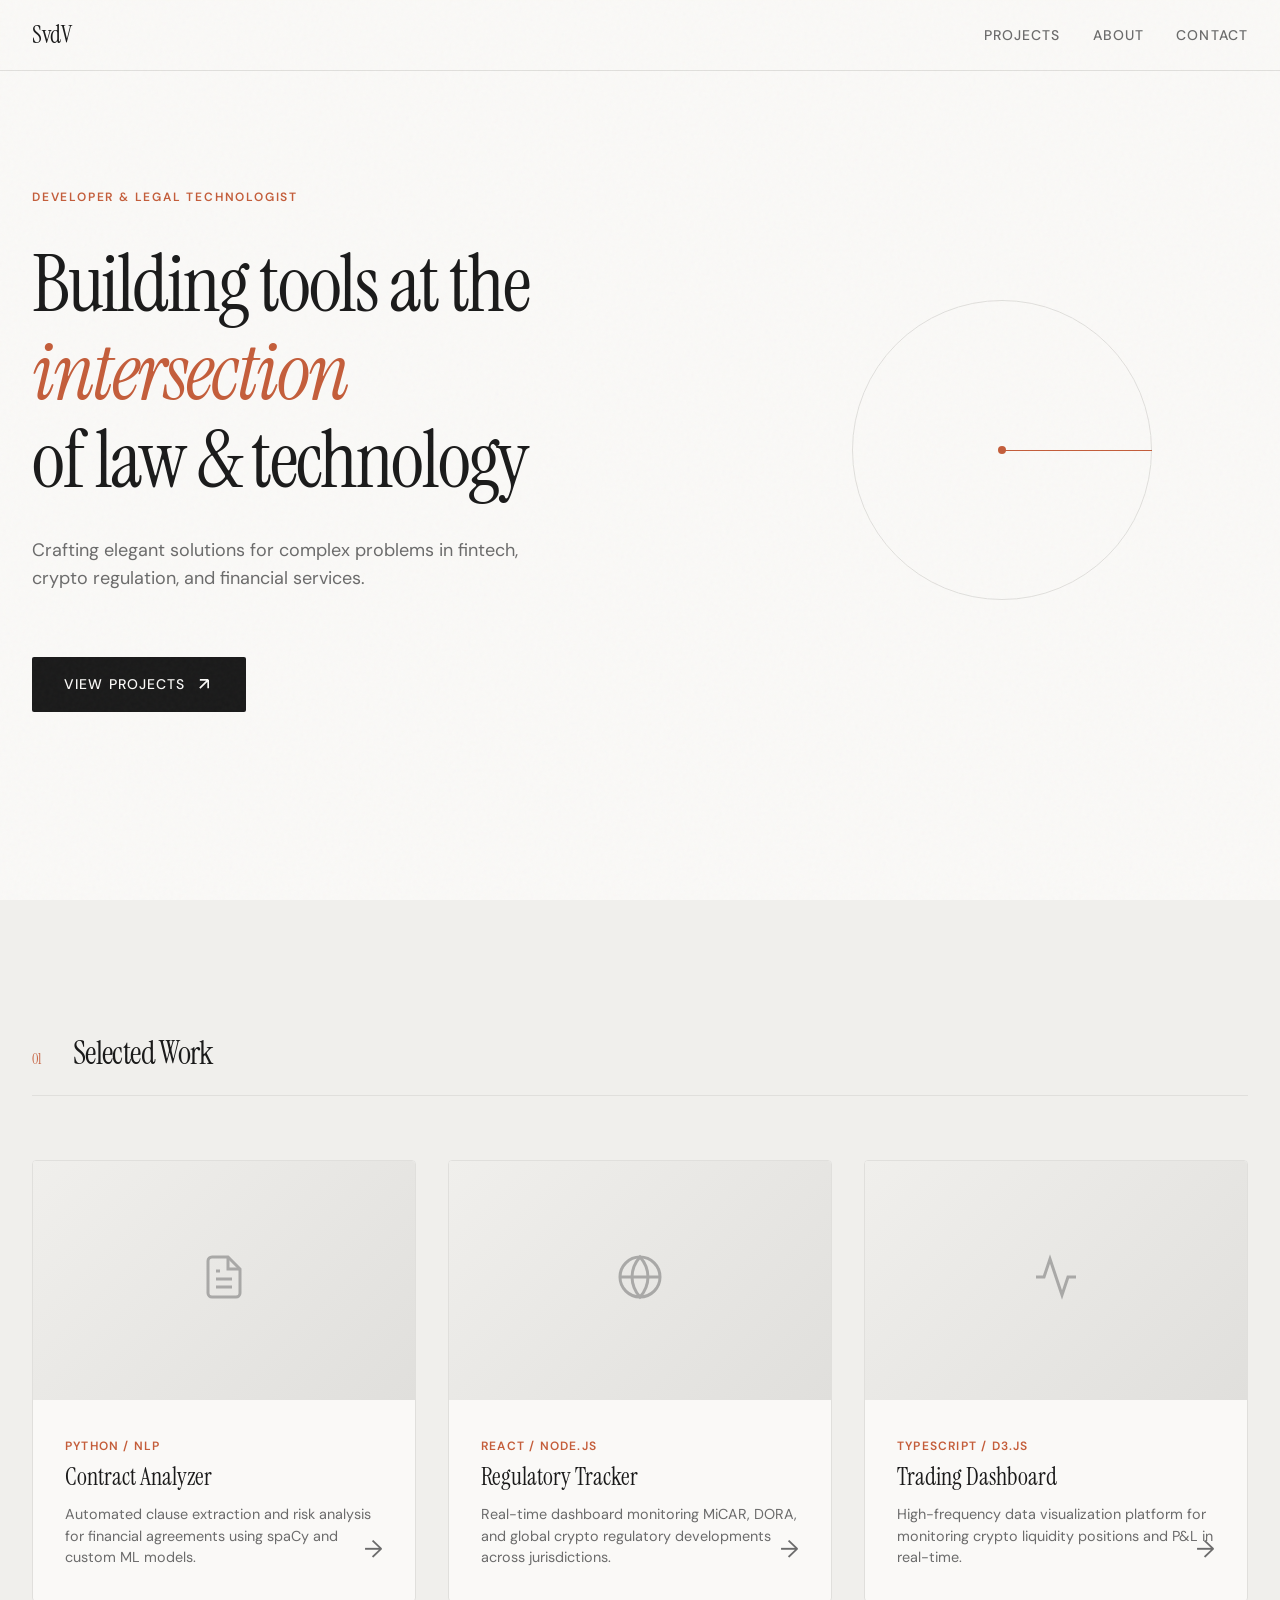
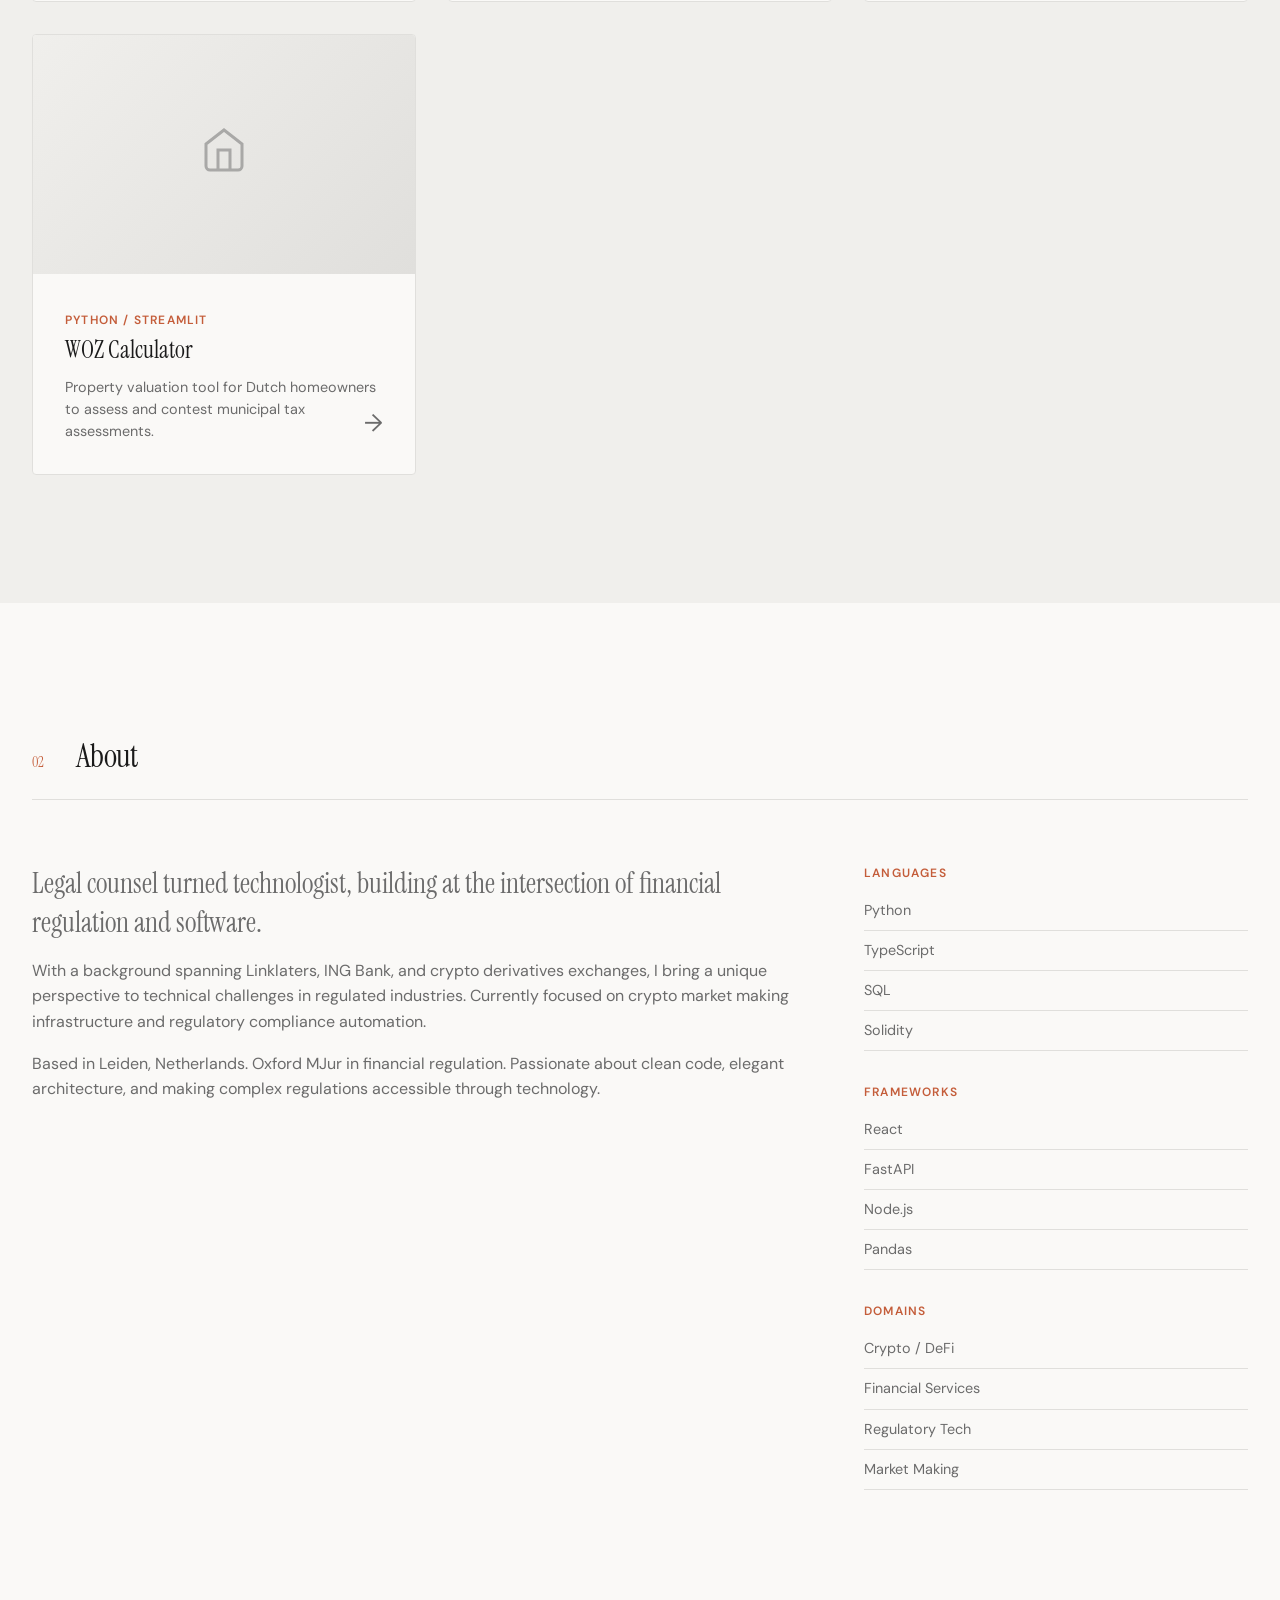
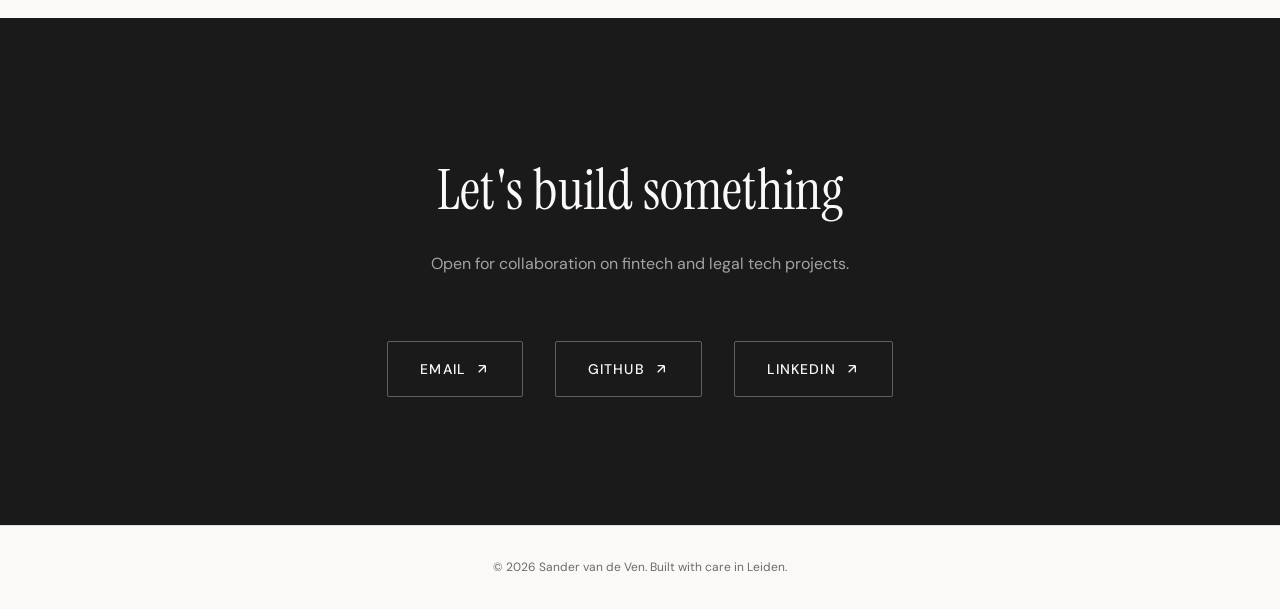
<file: files/index.html>
<!DOCTYPE html>
<html lang="en">
<head>
    <meta charset="UTF-8">
    <meta name="viewport" content="width=device-width, initial-scale=1.0">
    <title>Sander van de Ven | Developer Portfolio</title>
    <link rel="preconnect" href="https://fonts.googleapis.com">
    <link rel="preconnect" href="https://fonts.gstatic.com" crossorigin>
    <link href="https://fonts.googleapis.com/css2?family=Instrument+Serif:ital@0;1&family=DM+Sans:wght@400;500;600&display=swap" rel="stylesheet">
    <link rel="stylesheet" href="styles.css">
</head>
<body>
    <div class="noise-overlay"></div>
    
    <nav class="nav">
        <a href="#" class="nav-logo">SvdV</a>
        <div class="nav-links">
            <a href="#projects">Projects</a>
            <a href="#about">About</a>
            <a href="#contact">Contact</a>
        </div>
    </nav>

    <header class="hero">
        <div class="hero-content">
            <p class="hero-label">Developer & Legal Technologist</p>
            <h1 class="hero-title">
                <span class="title-line">Building tools at the</span>
                <span class="title-line title-italic">intersection</span>
                <span class="title-line">of law & technology</span>
            </h1>
            <p class="hero-subtitle">
                Crafting elegant solutions for complex problems in fintech, crypto regulation, and financial services.
            </p>
            <a href="#projects" class="hero-cta">
                <span>View Projects</span>
                <svg width="20" height="20" viewBox="0 0 24 24" fill="none" stroke="currentColor" stroke-width="2">
                    <path d="M7 17L17 7M17 7H7M17 7V17"/>
                </svg>
            </a>
        </div>
        <div class="hero-decoration">
            <div class="deco-circle"></div>
            <div class="deco-line"></div>
        </div>
    </header>

    <section id="projects" class="projects">
        <div class="section-header">
            <span class="section-number">01</span>
            <h2 class="section-title">Selected Work</h2>
        </div>
        
        <div class="projects-grid">
            <a href="projects/contract-analyzer.html" class="project-card">
                <div class="project-image">
                    <div class="project-placeholder">
                        <svg width="48" height="48" viewBox="0 0 24 24" fill="none" stroke="currentColor" stroke-width="1.5">
                            <path d="M14 2H6a2 2 0 0 0-2 2v16a2 2 0 0 0 2 2h12a2 2 0 0 0 2-2V8z"/>
                            <polyline points="14 2 14 8 20 8"/>
                            <line x1="16" y1="13" x2="8" y2="13"/>
                            <line x1="16" y1="17" x2="8" y2="17"/>
                            <polyline points="10 9 9 9 8 9"/>
                        </svg>
                    </div>
                </div>
                <div class="project-info">
                    <span class="project-category">Python / NLP</span>
                    <h3 class="project-title">Contract Analyzer</h3>
                    <p class="project-desc">Automated clause extraction and risk analysis for financial agreements using spaCy and custom ML models.</p>
                </div>
                <div class="project-arrow">→</div>
            </a>

            <a href="projects/regulatory-tracker.html" class="project-card">
                <div class="project-image">
                    <div class="project-placeholder">
                        <svg width="48" height="48" viewBox="0 0 24 24" fill="none" stroke="currentColor" stroke-width="1.5">
                            <circle cx="12" cy="12" r="10"/>
                            <line x1="2" y1="12" x2="22" y2="12"/>
                            <path d="M12 2a15.3 15.3 0 0 1 4 10 15.3 15.3 0 0 1-4 10 15.3 15.3 0 0 1-4-10 15.3 15.3 0 0 1 4-10z"/>
                        </svg>
                    </div>
                </div>
                <div class="project-info">
                    <span class="project-category">React / Node.js</span>
                    <h3 class="project-title">Regulatory Tracker</h3>
                    <p class="project-desc">Real-time dashboard monitoring MiCAR, DORA, and global crypto regulatory developments across jurisdictions.</p>
                </div>
                <div class="project-arrow">→</div>
            </a>

            <a href="projects/trading-dashboard.html" class="project-card">
                <div class="project-image">
                    <div class="project-placeholder">
                        <svg width="48" height="48" viewBox="0 0 24 24" fill="none" stroke="currentColor" stroke-width="1.5">
                            <polyline points="22 12 18 12 15 21 9 3 6 12 2 12"/>
                        </svg>
                    </div>
                </div>
                <div class="project-info">
                    <span class="project-category">TypeScript / D3.js</span>
                    <h3 class="project-title">Trading Dashboard</h3>
                    <p class="project-desc">High-frequency data visualization platform for monitoring crypto liquidity positions and P&L in real-time.</p>
                </div>
                <div class="project-arrow">→</div>
            </a>

            <a href="projects/woz-calculator.html" class="project-card">
                <div class="project-image">
                    <div class="project-placeholder">
                        <svg width="48" height="48" viewBox="0 0 24 24" fill="none" stroke="currentColor" stroke-width="1.5">
                            <path d="M3 9l9-7 9 7v11a2 2 0 0 1-2 2H5a2 2 0 0 1-2-2z"/>
                            <polyline points="9 22 9 12 15 12 15 22"/>
                        </svg>
                    </div>
                </div>
                <div class="project-info">
                    <span class="project-category">Python / Streamlit</span>
                    <h3 class="project-title">WOZ Calculator</h3>
                    <p class="project-desc">Property valuation tool for Dutch homeowners to assess and contest municipal tax assessments.</p>
                </div>
                <div class="project-arrow">→</div>
            </a>
        </div>
    </section>

    <section id="about" class="about">
        <div class="section-header">
            <span class="section-number">02</span>
            <h2 class="section-title">About</h2>
        </div>
        
        <div class="about-content">
            <div class="about-text">
                <p class="about-lead">
                    Legal counsel turned technologist, building at the intersection of financial regulation and software.
                </p>
                <p>
                    With a background spanning Linklaters, ING Bank, and crypto derivatives exchanges, I bring a unique perspective to technical challenges in regulated industries. Currently focused on crypto market making infrastructure and regulatory compliance automation.
                </p>
                <p>
                    Based in Leiden, Netherlands. Oxford MJur in financial regulation. Passionate about clean code, elegant architecture, and making complex regulations accessible through technology.
                </p>
            </div>
            <div class="about-skills">
                <div class="skill-group">
                    <h4>Languages</h4>
                    <ul>
                        <li>Python</li>
                        <li>TypeScript</li>
                        <li>SQL</li>
                        <li>Solidity</li>
                    </ul>
                </div>
                <div class="skill-group">
                    <h4>Frameworks</h4>
                    <ul>
                        <li>React</li>
                        <li>FastAPI</li>
                        <li>Node.js</li>
                        <li>Pandas</li>
                    </ul>
                </div>
                <div class="skill-group">
                    <h4>Domains</h4>
                    <ul>
                        <li>Crypto / DeFi</li>
                        <li>Financial Services</li>
                        <li>Regulatory Tech</li>
                        <li>Market Making</li>
                    </ul>
                </div>
            </div>
        </div>
    </section>

    <section id="contact" class="contact">
        <div class="contact-content">
            <h2 class="contact-title">Let's build something</h2>
            <p class="contact-subtitle">Open for collaboration on fintech and legal tech projects.</p>
            <div class="contact-links">
                <a href="mailto:hello@example.com" class="contact-link">
                    <span>Email</span>
                    <svg width="16" height="16" viewBox="0 0 24 24" fill="none" stroke="currentColor" stroke-width="2">
                        <path d="M7 17L17 7M17 7H7M17 7V17"/>
                    </svg>
                </a>
                <a href="https://github.com" target="_blank" class="contact-link">
                    <span>GitHub</span>
                    <svg width="16" height="16" viewBox="0 0 24 24" fill="none" stroke="currentColor" stroke-width="2">
                        <path d="M7 17L17 7M17 7H7M17 7V17"/>
                    </svg>
                </a>
                <a href="https://linkedin.com" target="_blank" class="contact-link">
                    <span>LinkedIn</span>
                    <svg width="16" height="16" viewBox="0 0 24 24" fill="none" stroke="currentColor" stroke-width="2">
                        <path d="M7 17L17 7M17 7H7M17 7V17"/>
                    </svg>
                </a>
            </div>
        </div>
    </section>

    <footer class="footer">
        <p>© 2026 Sander van de Ven. Built with care in Leiden.</p>
    </footer>

    <script src="script.js"></script>
</body>
</html>
</file>
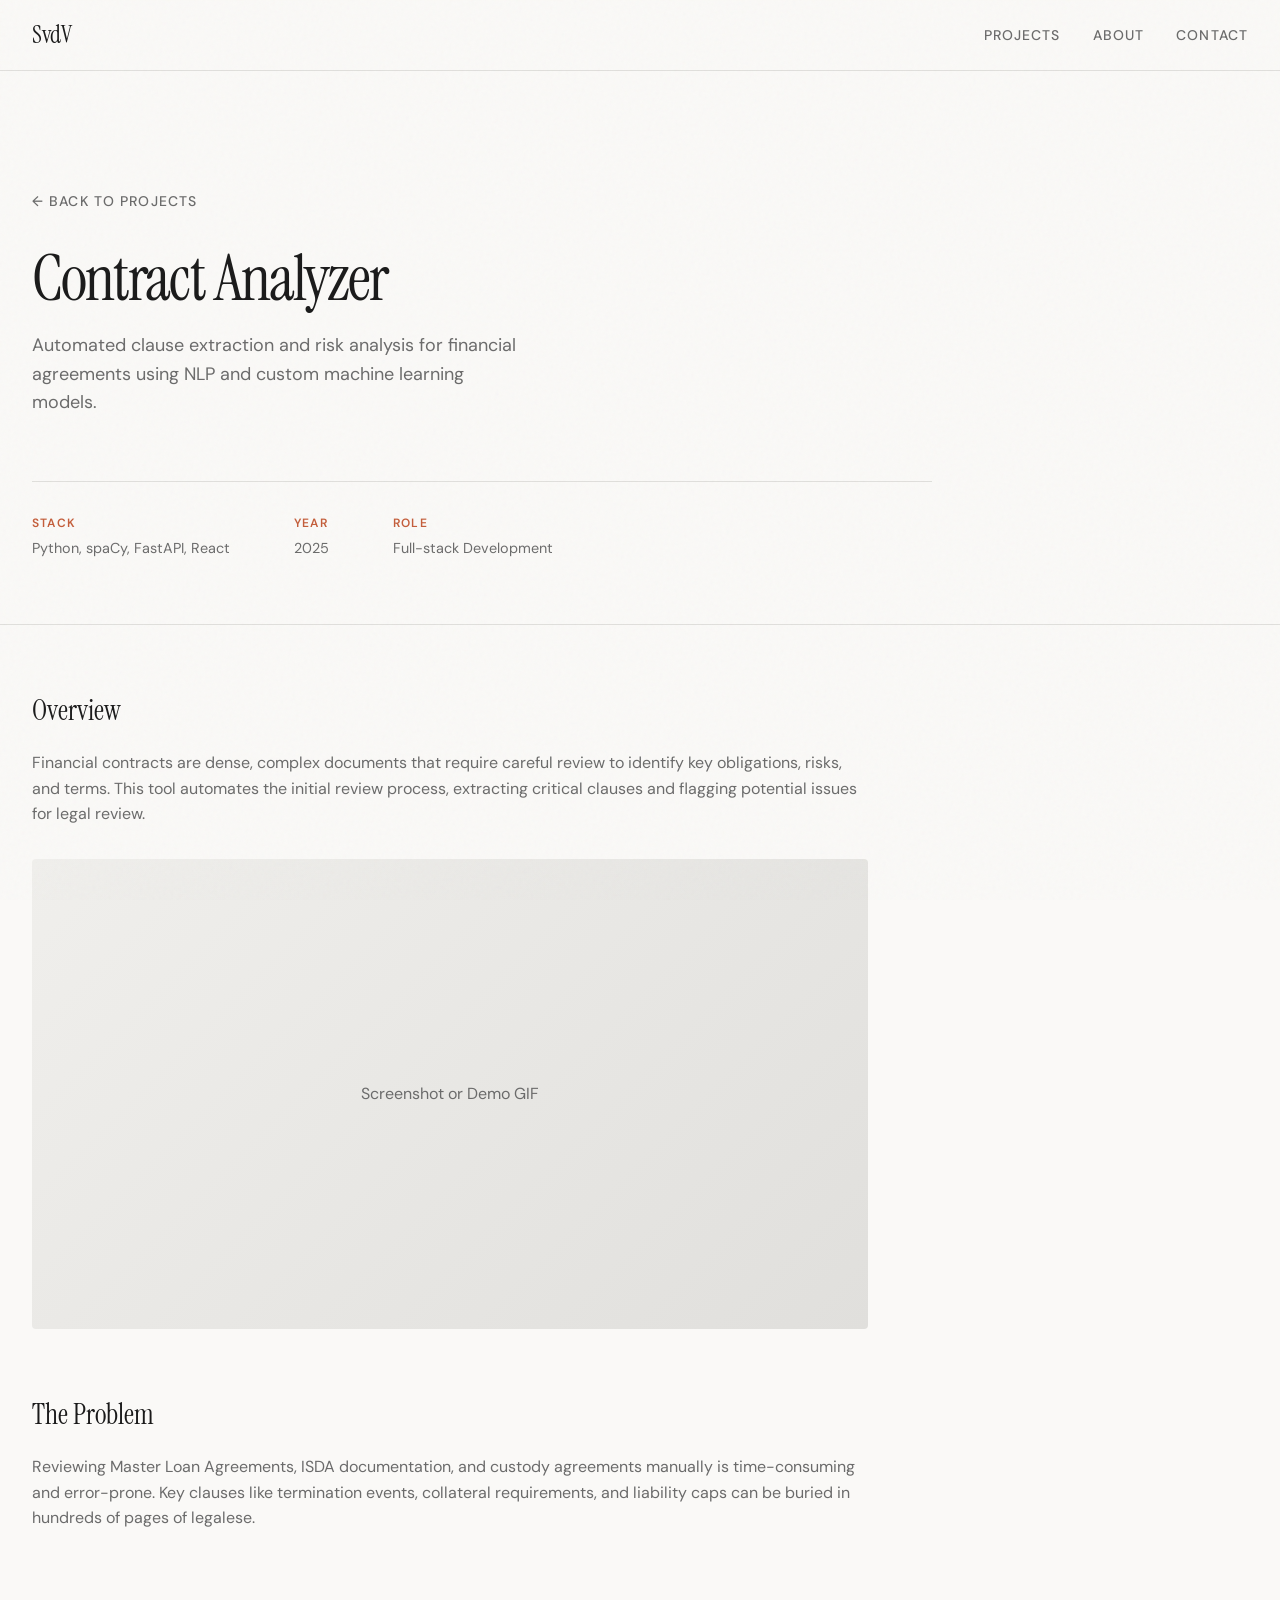
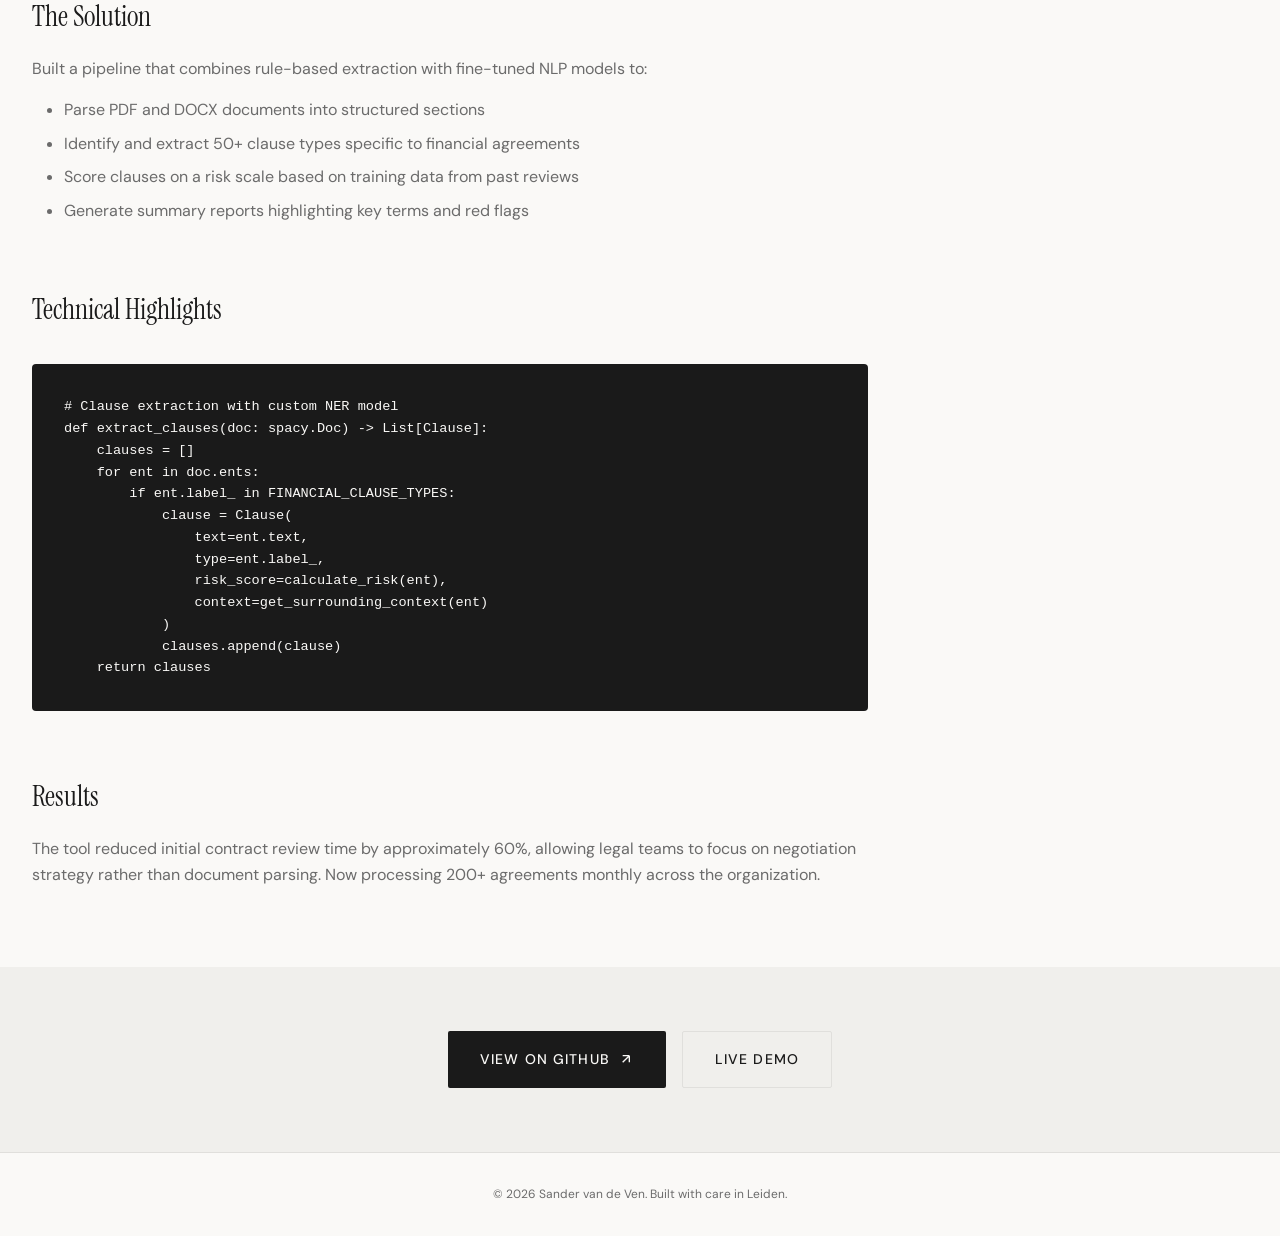
<file: files/projects/contract-analyzer.html>
<!DOCTYPE html>
<html lang="en">
<head>
    <meta charset="UTF-8">
    <meta name="viewport" content="width=device-width, initial-scale=1.0">
    <title>Contract Analyzer | Sander van de Ven</title>
    <link rel="preconnect" href="https://fonts.googleapis.com">
    <link rel="preconnect" href="https://fonts.gstatic.com" crossorigin>
    <link href="https://fonts.googleapis.com/css2?family=Instrument+Serif:ital@0;1&family=DM+Sans:wght@400;500;600&family=JetBrains+Mono:wght@400;500&display=swap" rel="stylesheet">
    <link rel="stylesheet" href="../styles.css">
    <style>
        /* Project Page Specific Styles */
        .project-hero {
            padding: calc(var(--space-xl) + 60px) var(--space-md) var(--space-lg);
            border-bottom: 1px solid var(--color-border);
        }
        
        .project-hero-content {
            max-width: 900px;
        }
        
        .back-link {
            display: inline-flex;
            align-items: center;
            gap: var(--space-xs);
            font-size: 0.875rem;
            font-weight: 500;
            text-transform: uppercase;
            letter-spacing: 0.08em;
            color: var(--color-text-muted);
            margin-bottom: var(--space-md);
            transition: color var(--transition-fast);
        }
        
        .back-link:hover {
            color: var(--color-accent);
        }
        
        .project-hero-title {
            font-family: var(--font-display);
            font-size: clamp(2.5rem, 6vw, 4rem);
            font-weight: 400;
            line-height: 1.1;
            letter-spacing: -0.03em;
            margin-bottom: var(--space-sm);
        }
        
        .project-meta {
            display: flex;
            gap: var(--space-lg);
            flex-wrap: wrap;
            margin-top: var(--space-md);
            padding-top: var(--space-md);
            border-top: 1px solid var(--color-border);
        }
        
        .meta-item {
            display: flex;
            flex-direction: column;
            gap: 4px;
        }
        
        .meta-label {
            font-size: 0.75rem;
            font-weight: 600;
            text-transform: uppercase;
            letter-spacing: 0.1em;
            color: var(--color-accent);
        }
        
        .meta-value {
            font-size: 0.9rem;
            color: var(--color-text-muted);
        }
        
        .project-content {
            padding: var(--space-lg) var(--space-md);
            max-width: 900px;
        }
        
        .project-content h2 {
            font-family: var(--font-display);
            font-size: 1.75rem;
            font-weight: 400;
            margin: var(--space-lg) 0 var(--space-sm);
        }
        
        .project-content h2:first-child {
            margin-top: 0;
        }
        
        .project-content p {
            color: var(--color-text-muted);
            margin-bottom: var(--space-sm);
        }
        
        .project-content ul {
            color: var(--color-text-muted);
            margin-bottom: var(--space-sm);
            padding-left: var(--space-md);
        }
        
        .project-content li {
            margin-bottom: var(--space-xs);
        }
        
        .code-block {
            background: var(--color-text);
            color: var(--color-bg);
            padding: var(--space-md);
            border-radius: 4px;
            overflow-x: auto;
            font-family: 'JetBrains Mono', monospace;
            font-size: 0.85rem;
            line-height: 1.6;
            margin: var(--space-md) 0;
        }
        
        .project-image-full {
            width: 100%;
            aspect-ratio: 16 / 9;
            background: linear-gradient(135deg, var(--color-bg-alt) 0%, var(--color-border) 100%);
            border-radius: 4px;
            margin: var(--space-md) 0;
            display: flex;
            align-items: center;
            justify-content: center;
            color: var(--color-text-muted);
        }
        
        .cta-section {
            padding: var(--space-lg) var(--space-md);
            background: var(--color-bg-alt);
            text-align: center;
        }
        
        .cta-buttons {
            display: flex;
            justify-content: center;
            gap: var(--space-sm);
            flex-wrap: wrap;
        }
        
        .btn {
            display: inline-flex;
            align-items: center;
            gap: var(--space-xs);
            padding: var(--space-sm) var(--space-md);
            font-size: 0.875rem;
            font-weight: 500;
            text-transform: uppercase;
            letter-spacing: 0.08em;
            border-radius: 2px;
            transition: all var(--transition-fast);
        }
        
        .btn-primary {
            background: var(--color-text);
            color: var(--color-bg);
        }
        
        .btn-primary:hover {
            background: var(--color-accent);
        }
        
        .btn-secondary {
            border: 1px solid var(--color-border);
            color: var(--color-text);
        }
        
        .btn-secondary:hover {
            border-color: var(--color-accent);
            color: var(--color-accent);
        }
    </style>
</head>
<body>
    <div class="noise-overlay"></div>
    
    <nav class="nav">
        <a href="../index.html" class="nav-logo">SvdV</a>
        <div class="nav-links">
            <a href="../index.html#projects">Projects</a>
            <a href="../index.html#about">About</a>
            <a href="../index.html#contact">Contact</a>
        </div>
    </nav>

    <header class="project-hero">
        <div class="project-hero-content">
            <a href="../index.html#projects" class="back-link">
                ← Back to Projects
            </a>
            <h1 class="project-hero-title">Contract Analyzer</h1>
            <p class="hero-subtitle">
                Automated clause extraction and risk analysis for financial agreements using NLP and custom machine learning models.
            </p>
            
            <div class="project-meta">
                <div class="meta-item">
                    <span class="meta-label">Stack</span>
                    <span class="meta-value">Python, spaCy, FastAPI, React</span>
                </div>
                <div class="meta-item">
                    <span class="meta-label">Year</span>
                    <span class="meta-value">2025</span>
                </div>
                <div class="meta-item">
                    <span class="meta-label">Role</span>
                    <span class="meta-value">Full-stack Development</span>
                </div>
            </div>
        </div>
    </header>

    <main class="project-content">
        <h2>Overview</h2>
        <p>
            Financial contracts are dense, complex documents that require careful review to identify key obligations, risks, and terms. This tool automates the initial review process, extracting critical clauses and flagging potential issues for legal review.
        </p>
        
        <div class="project-image-full">
            <span>Screenshot or Demo GIF</span>
        </div>
        
        <h2>The Problem</h2>
        <p>
            Reviewing Master Loan Agreements, ISDA documentation, and custody agreements manually is time-consuming and error-prone. Key clauses like termination events, collateral requirements, and liability caps can be buried in hundreds of pages of legalese.
        </p>
        
        <h2>The Solution</h2>
        <p>
            Built a pipeline that combines rule-based extraction with fine-tuned NLP models to:
        </p>
        <ul>
            <li>Parse PDF and DOCX documents into structured sections</li>
            <li>Identify and extract 50+ clause types specific to financial agreements</li>
            <li>Score clauses on a risk scale based on training data from past reviews</li>
            <li>Generate summary reports highlighting key terms and red flags</li>
        </ul>
        
        <h2>Technical Highlights</h2>
        <div class="code-block">
<pre># Clause extraction with custom NER model
def extract_clauses(doc: spacy.Doc) -> List[Clause]:
    clauses = []
    for ent in doc.ents:
        if ent.label_ in FINANCIAL_CLAUSE_TYPES:
            clause = Clause(
                text=ent.text,
                type=ent.label_,
                risk_score=calculate_risk(ent),
                context=get_surrounding_context(ent)
            )
            clauses.append(clause)
    return clauses</pre>
        </div>
        
        <h2>Results</h2>
        <p>
            The tool reduced initial contract review time by approximately 60%, allowing legal teams to focus on negotiation strategy rather than document parsing. Now processing 200+ agreements monthly across the organization.
        </p>
    </main>

    <section class="cta-section">
        <div class="cta-buttons">
            <a href="https://github.com" target="_blank" class="btn btn-primary">
                <span>View on GitHub</span>
                <svg width="16" height="16" viewBox="0 0 24 24" fill="none" stroke="currentColor" stroke-width="2">
                    <path d="M7 17L17 7M17 7H7M17 7V17"/>
                </svg>
            </a>
            <a href="#" class="btn btn-secondary">
                <span>Live Demo</span>
            </a>
        </div>
    </section>

    <footer class="footer">
        <p>© 2026 Sander van de Ven. Built with care in Leiden.</p>
    </footer>
</body>
</html>
</file>
<file: files/styles.css>
/* ═══════════════════════════════════════════════════════════
   PORTFOLIO STYLES
   Aesthetic: Editorial / Magazine with refined typography
   ═══════════════════════════════════════════════════════════ */

:root {
    --color-bg: #FAF9F7;
    --color-bg-alt: #F0EFEC;
    --color-text: #1A1A1A;
    --color-text-muted: #6B6B6B;
    --color-accent: #C45D3A;
    --color-accent-hover: #A84D2E;
    --color-border: #E0DFDC;
    --font-display: 'Instrument Serif', Georgia, serif;
    --font-body: 'DM Sans', -apple-system, sans-serif;
    --space-xs: 0.5rem;
    --space-sm: 1rem;
    --space-md: 2rem;
    --space-lg: 4rem;
    --space-xl: 8rem;
    --transition-fast: 0.2s ease;
    --transition-smooth: 0.4s cubic-bezier(0.16, 1, 0.3, 1);
}

*, *::before, *::after { margin: 0; padding: 0; box-sizing: border-box; }
html { scroll-behavior: smooth; }
body {
    font-family: var(--font-body);
    font-size: 16px;
    line-height: 1.6;
    color: var(--color-text);
    background-color: var(--color-bg);
    overflow-x: hidden;
}

.noise-overlay {
    position: fixed;
    top: 0; left: 0;
    width: 100%; height: 100%;
    pointer-events: none;
    z-index: 1000;
    opacity: 0.03;
    background-image: url("data:image/svg+xml,%3Csvg viewBox='0 0 256 256' xmlns='http://www.w3.org/2000/svg'%3E%3Cfilter id='noise'%3E%3CfeTurbulence type='fractalNoise' baseFrequency='0.9' numOctaves='4' stitchTiles='stitch'/%3E%3C/filter%3E%3Crect width='100%25' height='100%25' filter='url(%23noise)'/%3E%3C/svg%3E");
}

a { color: inherit; text-decoration: none; }

/* Navigation */
.nav {
    position: fixed;
    top: 0; left: 0; right: 0;
    z-index: 100;
    display: flex;
    justify-content: space-between;
    align-items: center;
    padding: var(--space-sm) var(--space-md);
    background: rgba(250, 249, 247, 0.9);
    backdrop-filter: blur(10px);
    border-bottom: 1px solid var(--color-border);
}

.nav-logo {
    font-family: var(--font-display);
    font-size: 1.5rem;
    font-weight: 400;
    letter-spacing: -0.02em;
}

.nav-links { display: flex; gap: var(--space-md); }
.nav-links a {
    font-size: 0.875rem;
    font-weight: 500;
    text-transform: uppercase;
    letter-spacing: 0.08em;
    color: var(--color-text-muted);
    transition: color var(--transition-fast);
}
.nav-links a:hover { color: var(--color-accent); }

/* Hero */
.hero {
    min-height: 100vh;
    display: flex;
    align-items: center;
    justify-content: space-between;
    padding: var(--space-xl) var(--space-md);
    position: relative;
}

.hero-content { max-width: 800px; }
.hero-label {
    font-size: 0.75rem;
    font-weight: 600;
    text-transform: uppercase;
    letter-spacing: 0.15em;
    color: var(--color-accent);
    margin-bottom: var(--space-md);
    animation: fadeInUp 0.8s ease forwards;
}

.hero-title {
    font-family: var(--font-display);
    font-size: clamp(2.5rem, 7vw, 5rem);
    font-weight: 400;
    line-height: 1.1;
    letter-spacing: -0.03em;
    margin-bottom: var(--space-md);
}

.title-line {
    display: block;
    animation: fadeInUp 0.8s ease forwards;
    opacity: 0;
}
.title-line:nth-child(1) { animation-delay: 0.1s; }
.title-line:nth-child(2) { animation-delay: 0.2s; }
.title-line:nth-child(3) { animation-delay: 0.3s; }
.title-italic { font-style: italic; color: var(--color-accent); }

.hero-subtitle {
    font-size: 1.125rem;
    color: var(--color-text-muted);
    max-width: 500px;
    margin-bottom: var(--space-lg);
    animation: fadeInUp 0.8s ease forwards;
    animation-delay: 0.4s;
    opacity: 0;
}

.hero-cta {
    display: inline-flex;
    align-items: center;
    gap: var(--space-xs);
    padding: var(--space-sm) var(--space-md);
    background: var(--color-text);
    color: var(--color-bg);
    font-size: 0.875rem;
    font-weight: 500;
    text-transform: uppercase;
    letter-spacing: 0.08em;
    border-radius: 2px;
    transition: all var(--transition-fast);
    animation: fadeInUp 0.8s ease forwards;
    animation-delay: 0.5s;
    opacity: 0;
}
.hero-cta:hover { background: var(--color-accent); transform: translateY(-2px); }
.hero-cta svg { transition: transform var(--transition-fast); }
.hero-cta:hover svg { transform: translate(3px, -3px); }

.hero-decoration {
    position: absolute;
    right: 10%;
    top: 50%;
    transform: translateY(-50%);
    display: none;
}
@media (min-width: 1024px) { .hero-decoration { display: block; } }

.deco-circle {
    width: 300px; height: 300px;
    border: 1px solid var(--color-border);
    border-radius: 50%;
    animation: rotate 30s linear infinite;
    position: relative;
}
.deco-circle::before {
    content: '';
    position: absolute;
    top: 50%; left: 50%;
    width: 8px; height: 8px;
    background: var(--color-accent);
    border-radius: 50%;
    transform: translate(-50%, -50%);
}

.deco-line {
    position: absolute;
    top: 50%; left: 50%;
    width: 150px; height: 1px;
    background: var(--color-accent);
    transform-origin: left center;
    animation: rotate 30s linear infinite;
}

/* Sections */
.section-header {
    display: flex;
    align-items: baseline;
    gap: var(--space-md);
    margin-bottom: var(--space-lg);
    padding-bottom: var(--space-sm);
    border-bottom: 1px solid var(--color-border);
}
.section-number { font-family: var(--font-display); font-size: 0.875rem; color: var(--color-accent); }
.section-title { font-family: var(--font-display); font-size: 2rem; font-weight: 400; letter-spacing: -0.02em; }

/* Projects */
.projects { padding: var(--space-xl) var(--space-md); background: var(--color-bg-alt); }
.projects-grid { display: grid; grid-template-columns: repeat(auto-fit, minmax(320px, 1fr)); gap: var(--space-md); }

.project-card {
    display: flex;
    flex-direction: column;
    background: var(--color-bg);
    border: 1px solid var(--color-border);
    border-radius: 4px;
    overflow: hidden;
    transition: all var(--transition-smooth);
    position: relative;
}
.project-card:hover {
    transform: translateY(-4px);
    box-shadow: 0 20px 40px rgba(0, 0, 0, 0.08);
    border-color: var(--color-accent);
}

.project-image {
    aspect-ratio: 16 / 10;
    background: linear-gradient(135deg, var(--color-bg-alt) 0%, var(--color-border) 100%);
    display: flex;
    align-items: center;
    justify-content: center;
}
.project-placeholder { color: var(--color-text-muted); opacity: 0.5; }
.project-info { padding: var(--space-md); flex: 1; }
.project-category {
    font-size: 0.75rem;
    font-weight: 600;
    text-transform: uppercase;
    letter-spacing: 0.1em;
    color: var(--color-accent);
    margin-bottom: var(--space-xs);
}
.project-title { font-family: var(--font-display); font-size: 1.5rem; font-weight: 400; margin-bottom: var(--space-xs); }
.project-desc { font-size: 0.9rem; color: var(--color-text-muted); line-height: 1.5; }
.project-arrow {
    position: absolute;
    bottom: var(--space-md);
    right: var(--space-md);
    font-size: 1.5rem;
    color: var(--color-text-muted);
    transition: all var(--transition-fast);
}
.project-card:hover .project-arrow { color: var(--color-accent); transform: translate(4px, -4px); }

/* About */
.about { padding: var(--space-xl) var(--space-md); }
.about-content { display: grid; grid-template-columns: 1fr; gap: var(--space-lg); }
@media (min-width: 768px) { .about-content { grid-template-columns: 2fr 1fr; } }
.about-lead { font-family: var(--font-display); font-size: 1.75rem; line-height: 1.4; margin-bottom: var(--space-md); }
.about-text p { color: var(--color-text-muted); margin-bottom: var(--space-sm); }
.about-skills { display: flex; flex-direction: column; gap: var(--space-md); }
.skill-group h4 {
    font-size: 0.75rem;
    font-weight: 600;
    text-transform: uppercase;
    letter-spacing: 0.1em;
    color: var(--color-accent);
    margin-bottom: var(--space-xs);
}
.skill-group ul { list-style: none; }
.skill-group li { font-size: 0.9rem; color: var(--color-text-muted); padding: var(--space-xs) 0; border-bottom: 1px solid var(--color-border); }

/* Contact */
.contact { padding: var(--space-xl) var(--space-md); background: var(--color-text); color: var(--color-bg); }
.contact-content { max-width: 600px; text-align: center; margin: 0 auto; }
.contact-title { font-family: var(--font-display); font-size: clamp(2rem, 5vw, 3.5rem); font-weight: 400; margin-bottom: var(--space-sm); }
.contact-subtitle { color: rgba(255, 255, 255, 0.6); margin-bottom: var(--space-lg); }
.contact-links { display: flex; justify-content: center; gap: var(--space-md); flex-wrap: wrap; }
.contact-link {
    display: inline-flex;
    align-items: center;
    gap: var(--space-xs);
    padding: var(--space-sm) var(--space-md);
    border: 1px solid rgba(255, 255, 255, 0.3);
    border-radius: 2px;
    font-size: 0.875rem;
    font-weight: 500;
    text-transform: uppercase;
    letter-spacing: 0.08em;
    transition: all var(--transition-fast);
}
.contact-link:hover { background: var(--color-bg); color: var(--color-text); border-color: var(--color-bg); }

/* Footer */
.footer { padding: var(--space-md); text-align: center; font-size: 0.75rem; color: var(--color-text-muted); border-top: 1px solid var(--color-border); }

/* Animations */
@keyframes fadeInUp { from { opacity: 0; transform: translateY(30px); } to { opacity: 1; transform: translateY(0); } }
@keyframes rotate { from { transform: rotate(0deg); } to { transform: rotate(360deg); } }

/* Responsive */
@media (max-width: 640px) {
    .nav-links { gap: var(--space-sm); }
    .hero { padding-top: 120px; }
    .projects-grid { grid-template-columns: 1fr; }
}
</file>
